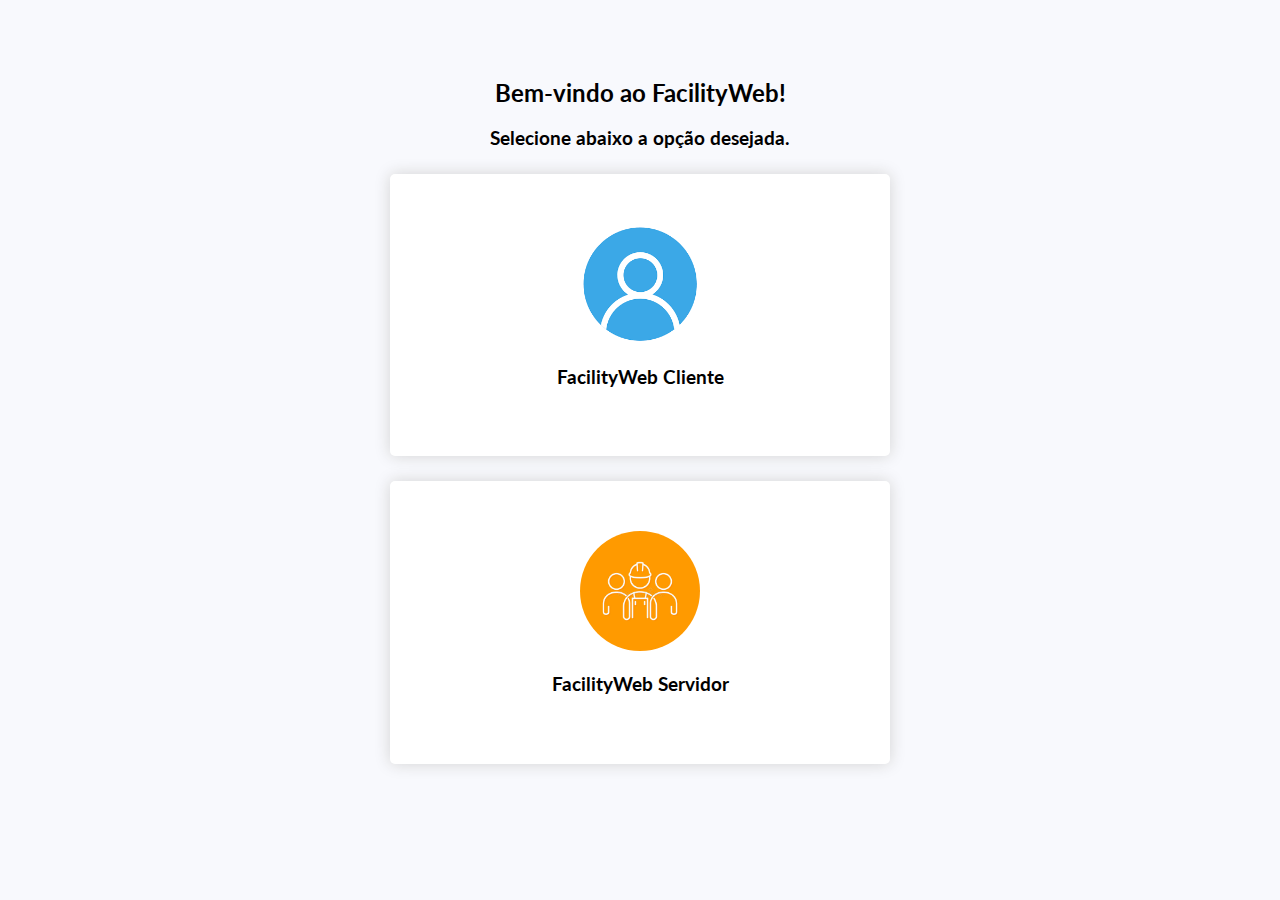
<file: index.html>
﻿<!DOCTYPE html>

<html lang="en" xmlns="http://www.w3.org/1999/xhtml">
<head>
    <title>FacilityWeb</title>
    <meta charset="utf-8">
    <meta name="viewport" content="width=device-width, initial-scale=1, shrink-to-fit=no">
    <link rel="preconnect" href="https://fonts.googleapis.com">
    <link rel="preconnect" href="https://fonts.gstatic.com" crossorigin>
    <link href="https://fonts.googleapis.com/css2?family=Lato:wght@300&display=swap" rel="stylesheet">
    <link rel="stylesheet" href="css/index.css">
</head>
<body>
    <h2>Bem-vindo ao FacilityWeb!</h2>
    <h3>Selecione abaixo a opção desejada.</h3>
    <div class="cliente"> 
        <a href="login-cliente.html">
            <img class="login-logo" src="assets/login-logo.png" />
            <h3>FacilityWeb Cliente</h3>
        </a> 
    </div>
    <div class="servidor">
        <a href="login-servidor.html">
            <img class="login-servidor" src="assets/servidor-logo.jpg" />
            <h3>FacilityWeb Servidor</h3>
        </a>
    </div>
</body>
</html>
</file>
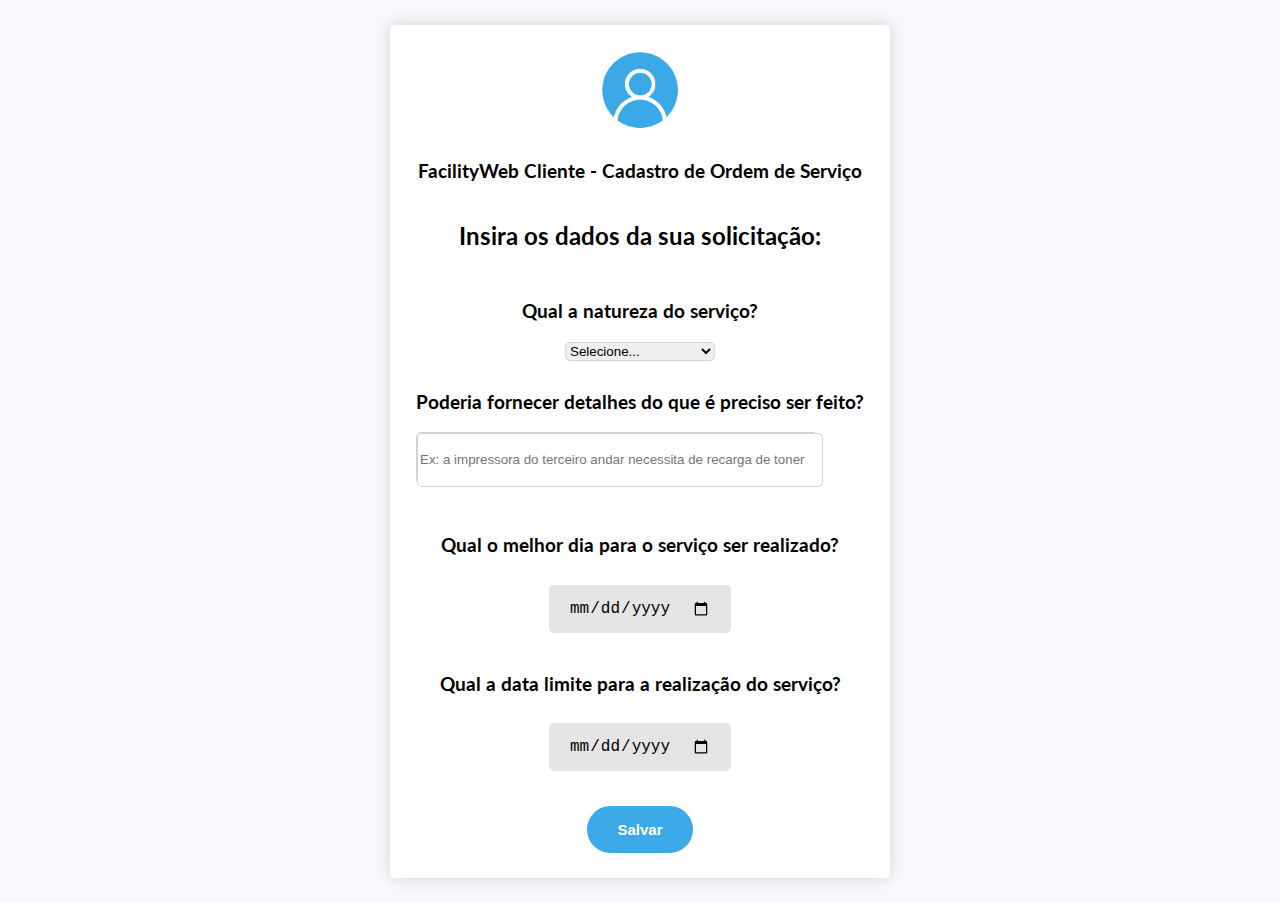
<file: cadastro-de-os.html>
﻿<!DOCTYPE html>

<html lang="en" xmlns="http://www.w3.org/1999/xhtml">
<head>
    <title>FacilityWeb - Cadastro de OS</title>
    <meta charset="utf-8">
    <meta name="viewport" content="width=device-width, initial-scale=1, shrink-to-fit=no">
    <link rel="preconnect" href="https://fonts.googleapis.com">
    <link rel="preconnect" href="https://fonts.gstatic.com" crossorigin>
    <link href="https://fonts.googleapis.com/css2?family=Lato:wght@300&display=swap" rel="stylesheet">
    <link rel="stylesheet" href="css/cadastro-de-os.css">
</head>
<body>
    <div class="container">
        <img src="assets/login-logo.png" />
        <h3>FacilityWeb Cliente - Cadastro de Ordem de Serviço</h3>
        <h2>Insira os dados da sua solicitação:</h2>

        <form>
            <h3>Qual a natureza do serviço?</h3>
            <div class="lista">
                <select>
                    <option>Selecione...</option>
                    <option>Jardinagem</option>
                    <option>Equipamentos</option>
                    <option>Iluminação</option>
                    <option>Segurança</option>
                    <option>Suprimentos</option>
                    <option>Outro</option>
                </select>
            </div>
            <h3>Poderia fornecer detalhes do que é preciso ser feito?</h3>
            <div class="detalhes">
                <input class="detalhes" placeholder="Ex: a impressora do terceiro andar necessita de recarga de toner" />
            </div>
            <div class="prazo">
                <h3>Qual o melhor dia para o serviço ser realizado?</h3>
                <input class="data" type="date" />
                <h3>Qual a data limite para a realização do serviço?</h3>
                <input class="data" type="date" />
            </div>
            
            <div id="botao">
                <button type="submit" onclick="alert('Sua Ordem de Serviço foi cadastrada sob o número de protocolo 2022-5897024631-001')">Salvar</button>
            </div>
        </form>
    </div>
</body>
</html>
</file>
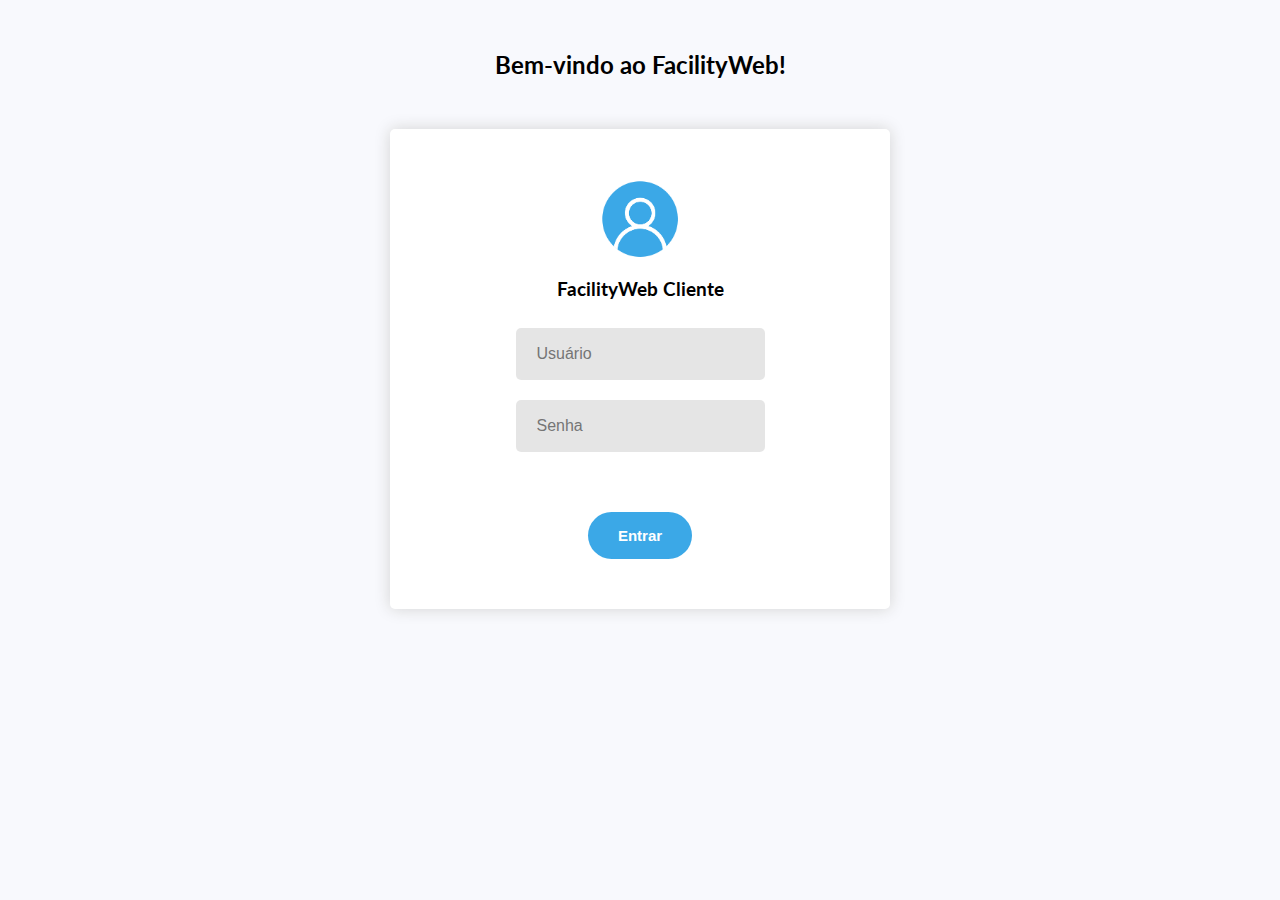
<file: login-cliente.html>
﻿<!DOCTYPE html>

<html lang="en" xmlns="http://www.w3.org/1999/xhtml">
<head>
    <title>FacilityWeb</title>
    <meta charset="utf-8">
    <meta name="viewport" content="width=device-width, initial-scale=1, shrink-to-fit=no">
    <link rel="preconnect" href="https://fonts.googleapis.com">
    <link rel="preconnect" href="https://fonts.gstatic.com" crossorigin>
    <link href="https://fonts.googleapis.com/css2?family=Lato:wght@300&display=swap" rel="stylesheet">
    <link rel="stylesheet" href="css/estilo-login-cliente.css">
</head>
<body>
    <div class="bem-vindo">
        <h2>Bem-vindo ao FacilityWeb!</h2>
    </div>
    <div class="container">
        
        <img class="login-logo" src="assets/login-logo.png" />
        <h3>FacilityWeb Cliente</h3>
        
        <div class="usúario">
            <input class="dados-login" type="text" placeholder="Usuário" required>
        </div>
        
        <div class="senha">
            <input class="dados-login" type="password" placeholder="Senha" required>
        </div>

        <a href="cadastro-de-os.html"><button>Entrar</button></a>

    </div>

</body>
</html>
</file>
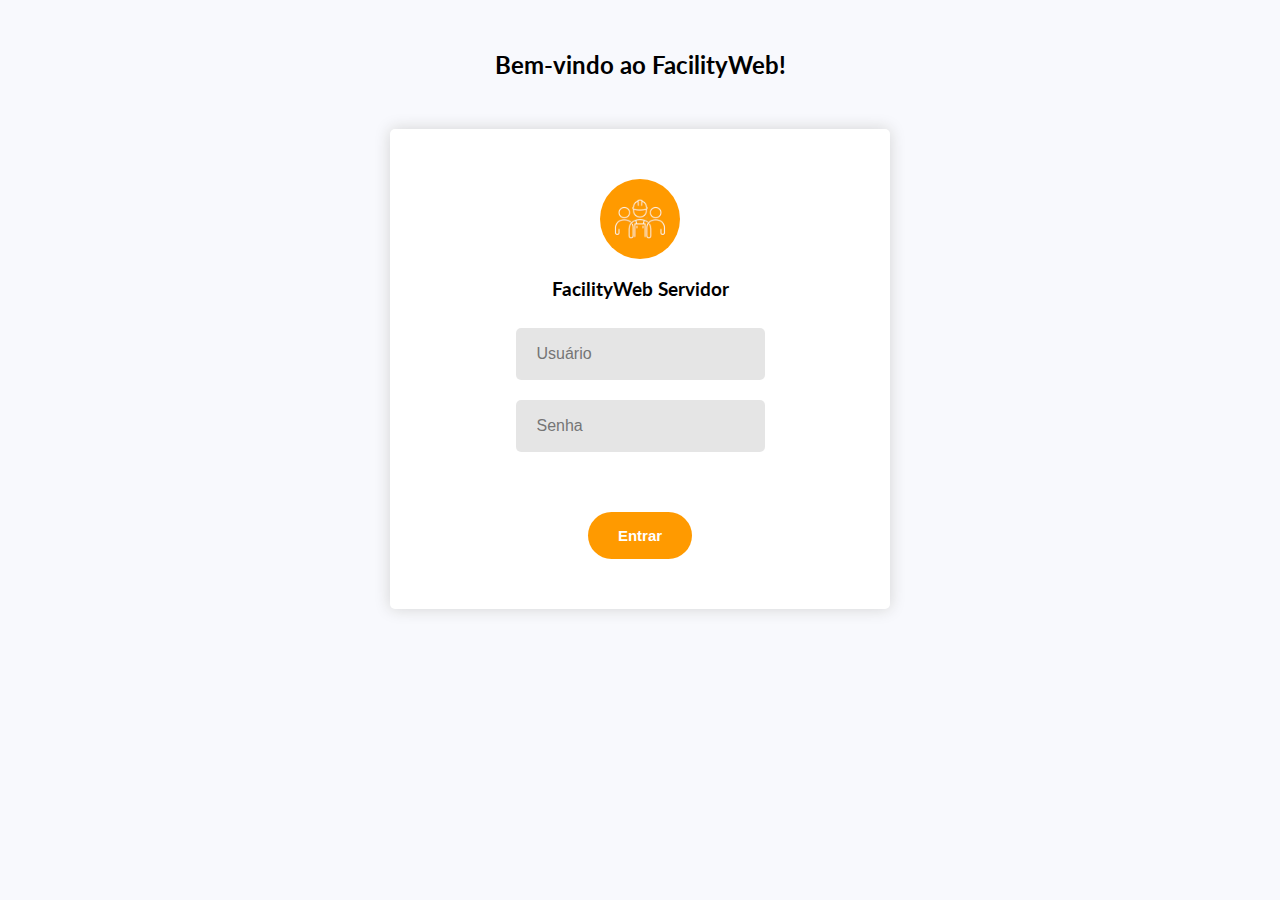
<file: login-servidor.html>
﻿<!DOCTYPE html>

<html lang="en" xmlns="http://www.w3.org/1999/xhtml">
<head>
    <title>FacilityWeb - Servidor</title>
    <meta charset="utf-8">
    <meta name="viewport" content="width=device-width, initial-scale=1, shrink-to-fit=no">
    <link rel="preconnect" href="https://fonts.googleapis.com">
    <link rel="preconnect" href="https://fonts.gstatic.com" crossorigin>
    <link href="https://fonts.googleapis.com/css2?family=Lato:wght@300&display=swap" rel="stylesheet">
    <link rel="stylesheet" href="css/estilo-login-servidor.css">
</head>
<body>
    <div class="bem-vindo">
        <h2>Bem-vindo ao FacilityWeb!</h2>
    </div>
    <div class="container">

        <img class="servidor-logo" src="assets/servidor-logo.jpg" />
        <h3>FacilityWeb Servidor</h3>

        <div class="usúario">
            <input class="dados-login" type="text" placeholder="Usuário" required>
        </div>

        <div class="senha">
            <input class="dados-login" type="password" placeholder="Senha" required>
        </div>

        <a href="#"><button>Entrar</button></a>

    </div>
</body>
</html>
</file>
<file: css/index.css>
﻿body {
    text-align: center;
    background-color: #f8f9fd;
    font-family: 'Lato', sans-serif;
    font-weight: normal;
    padding: 50px;
}
.cliente {
    background-color: white;
    width: 500px;
    display: flex;
    flex-flow: column wrap;
    align-items: center;
    align-content: center;
    margin: 25px auto;
    padding-top: 50px;
    padding-bottom: 50px;
    border-radius: 5px;
    box-shadow: 0 0 1em lightgrey;
}
.servidor {
    background-color: white;
    width: 500px;
    display: flex;
    flex-flow: column wrap;
    align-items: center;
    align-content: center;
    margin: 25px auto;
    padding-top: 50px;
    padding-bottom: 50px;
    border-radius: 5px;
    box-shadow: 0 0 1em lightgrey;
}
img{
    height: 120px;
    border-radius: 60px
}
a{
    text-decoration: none;
    color: black;
}
</file>
<file: css/cadastro-de-os.css>
﻿body {
    text-align: center;
    background-color: #f8f9fd;
    font-family: 'Lato', sans-serif;
    font-weight: normal;
}
.container {
    background-color: white;
    width: 500px;
    display: flex;
    flex-flow: column wrap;
    align-items: center;
    align-content: center;
    margin: 25px auto;
    padding-top: 25px;
    padding-bottom: 25px;
    border-radius: 5px;
    box-shadow: 0 0 1em lightgrey;
}
img{
    height: 80px;
}
select {
    width: 150px;
    border-radius: 5px;
    border: solid thin lightgrey;
}
.detalhes {
    width: 400px;
    height: 50px;
    margin-bottom: 50px;
    border-radius: 5px;
    border: solid thin lightgrey;
}
h3{
    margin-top: 30px;
}
.data {
    height: 48px;
    background-color: rgba(0, 0, 0, 0.10);
    color: #000;
    font-size: 16px;
    border: none;
    padding-left: 20px;
    padding-right: 20px;
    margin: 10px;
    border-radius: 5px;
}
button {
    font-size: 15px;
    font-weight: bold;
    color: white;
    border: none;
    padding: 15px 30px;
    border-radius: 30px;
    background-color: #3ba8e7;
    cursor: pointer;
    margin-top: 25px;
}
button:hover {
        opacity: 0.8;
    }
button:active {
        opacity: 0.6;
    }
</file>
<file: css/estilo-login-cliente.css>
﻿body {
    text-align: center;
    background-color: #f8f9fd;
    font-family: 'Lato', sans-serif;
    font-weight: normal;
}
.container {
    background-color: white;
    width: 500px;
    display: flex;
    flex-flow: column wrap;
    align-items: center;
    align-content: center;
    margin: 25px auto;
    padding-top: 50px;
    padding-bottom: 50px;
    border-radius: 5px;
    box-shadow: 0 0 1em lightgrey;
}
h2{
    margin: 50px auto;
}

img{
    height: 80px;
    width: 80px;
   }

.dados-login {
    height: 48px;
    background-color: rgba(0, 0, 0, 0.10);
    color: #000;
    font-size: 16px;
    border: 1px solid transparent;
    padding-left: 20px;
    padding-right: 20px;
    margin: 10px;
    border-radius: 5px;
    }

.senha{
    margin-bottom: 50px;
}

button {
    font-size: 15px;
    font-weight: bold;
    color: white;
    border: none;
    padding: 15px 30px;
    border-radius: 30px;
    background-color: #3ba8e7;
    cursor: pointer;
}
button:hover{
    opacity: 0.8;
}
button:active{
    opacity: 0.6;
}
</file>
<file: css/estilo-login-servidor.css>
﻿body {
    text-align: center;
    background-color: #f8f9fd;
    font-family: 'Lato', sans-serif;
    font-weight: normal;
}

.container {
    background-color: white;
    width: 500px;
    display: flex;
    flex-flow: column wrap;
    align-items: center;
    align-content: center;
    margin: 25px auto;
    padding-top: 50px;
    padding-bottom: 50px;
    border-radius: 5px;
    box-shadow: 0 0 1em lightgrey;
}

h2 {
    margin: 50px auto;
}

img {
    height: 80px;
    width: 80px;
    border-radius: 40px;
}

.dados-login {
    height: 48px;
    background-color: rgba(0, 0, 0, 0.10);
    color: #000;
    font-size: 16px;
    border: 1px solid transparent;
    padding-left: 20px;
    padding-right: 20px;
    margin: 10px;
    border-radius: 5px;
}

.senha {
    margin-bottom: 50px;
}

button {
    font-size: 15px;
    font-weight: bold;
    color: white;
    border: none;
    padding: 15px 30px;
    border-radius: 30px;
    background-color: #ff9a00;
    cursor: pointer;
}

    button:hover {
        opacity: 0.8;
    }

    button:active {
        opacity: 0.6;
    }
</file>
